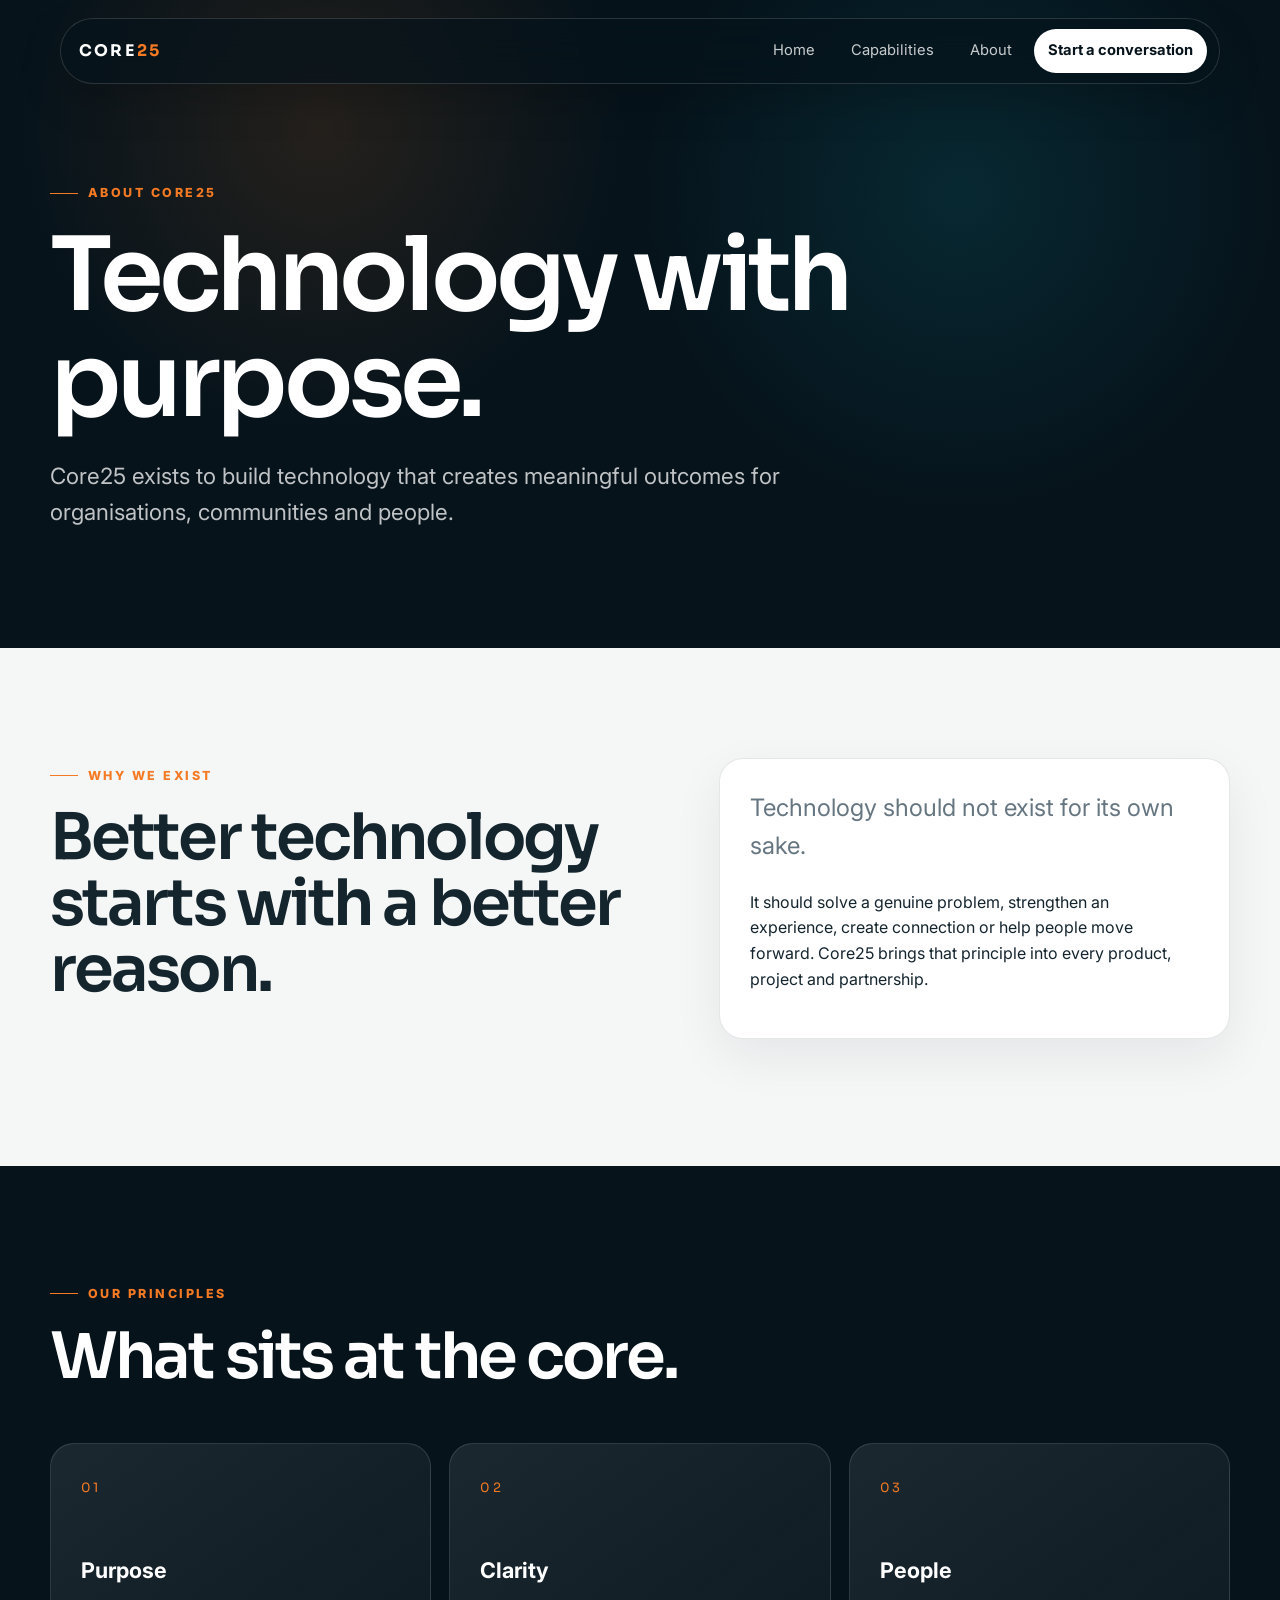
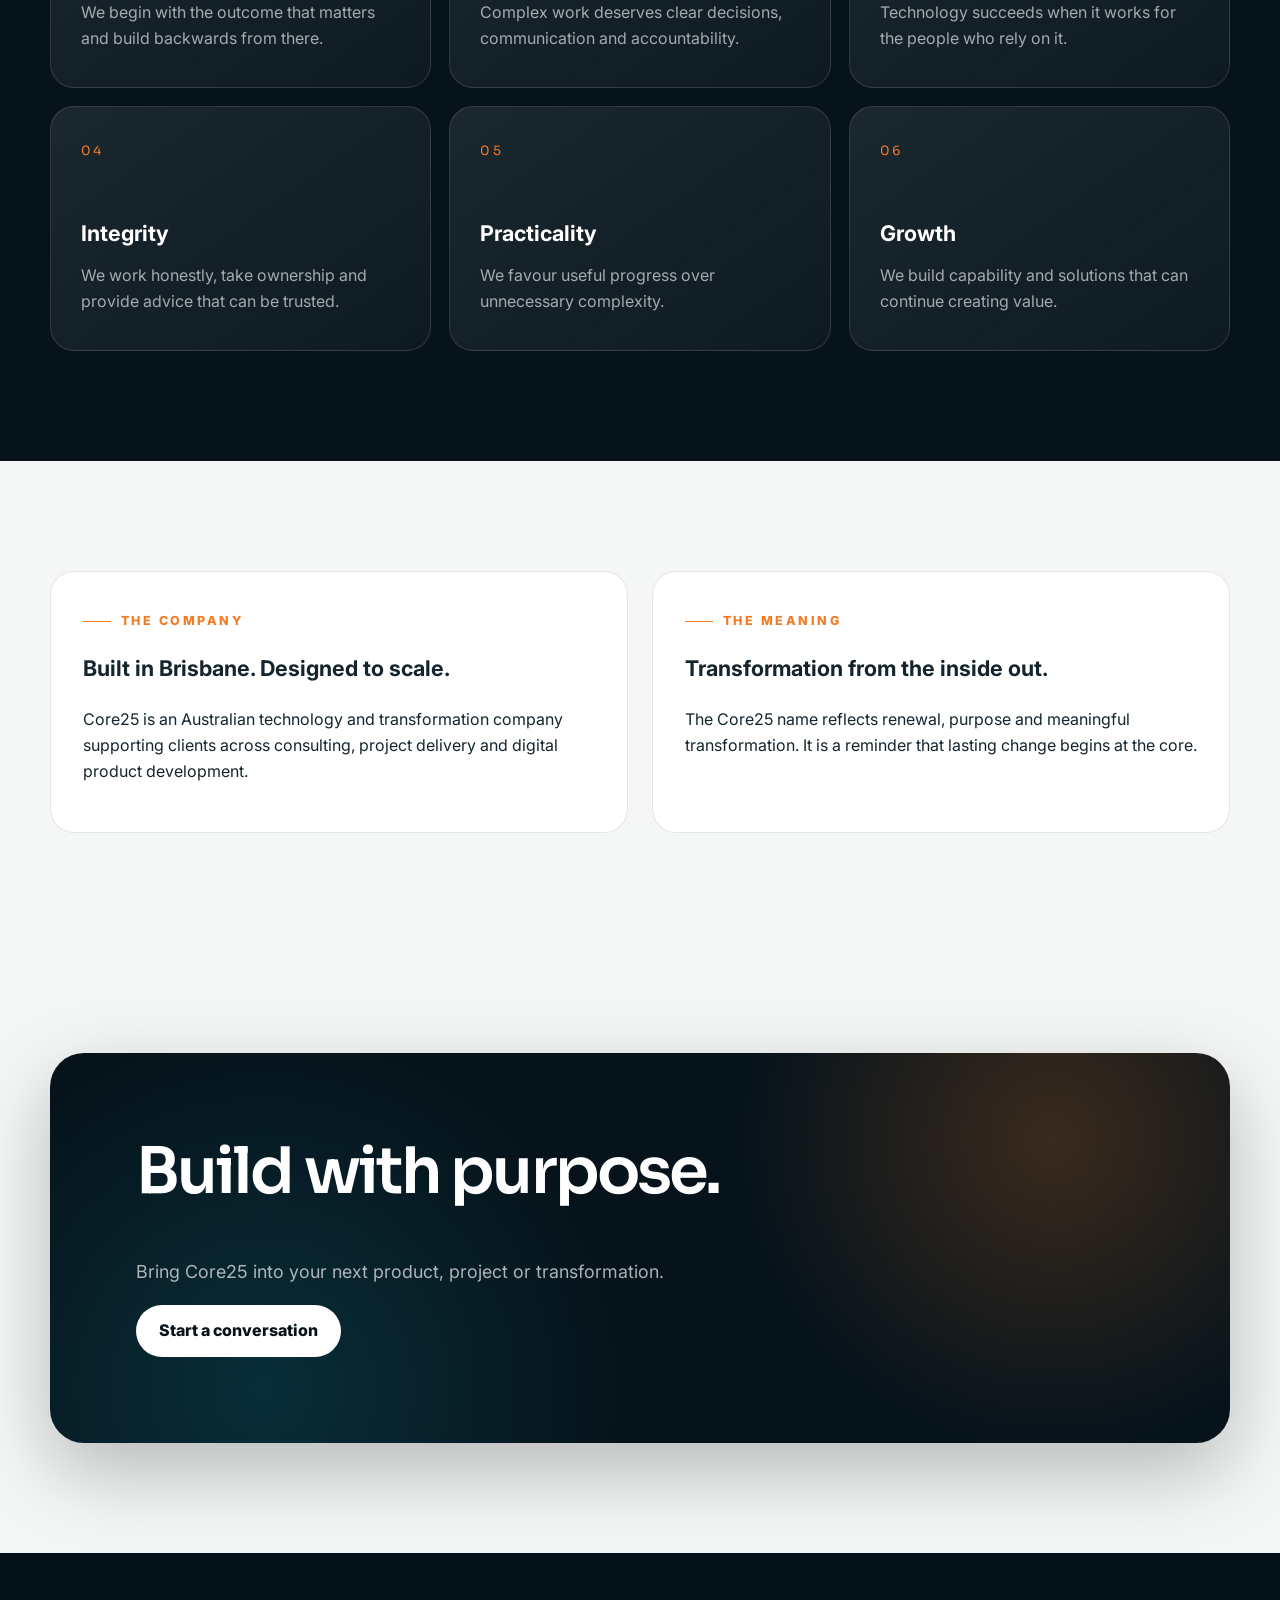
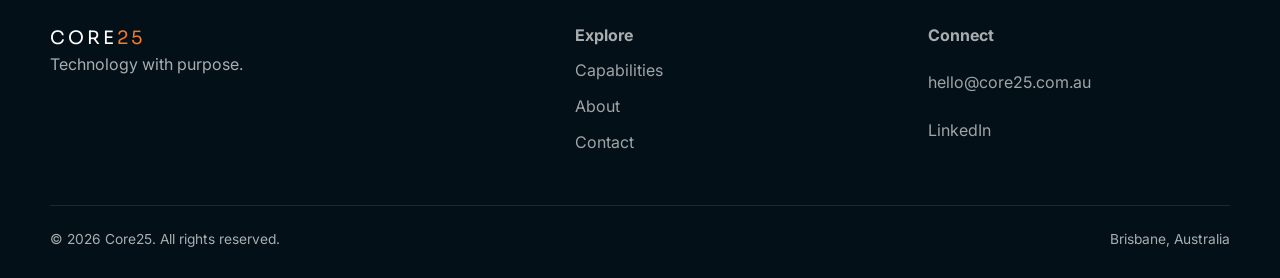
<file: about.html>
<!DOCTYPE html><html lang="en-AU"><head><meta charset="UTF-8"><meta name="viewport" content="width=device-width,initial-scale=1"><meta name="theme-color" content="#06131b"><link rel="preconnect" href="https://fonts.googleapis.com"><link rel="preconnect" href="https://fonts.gstatic.com" crossorigin><link href="https://fonts.googleapis.com/css2?family=Inter:wght@400;500;600;700&family=Sora:wght@500;600;700&display=swap" rel="stylesheet"><link rel="stylesheet" href="css/styles.css"><title>About | Core25</title><meta name="description" content="Core25 is a Brisbane technology and transformation company building practical digital solutions around people."></head><body><header class="site-header"><div class="nav-shell"><a class="brand" href="index.html">CORE<span>25</span></a><button class="menu" aria-label="Toggle navigation" aria-expanded="false">☰</button><nav class="nav-links"><a href="index.html">Home</a><a href="services.html">Capabilities</a><a href="about.html">About</a><a class="cta" href="contact.html">Start a conversation</a></nav></div></header><main>
<section class="page-hero"><div class="container reveal"><span class="kicker">About Core25</span><h1 class="display">Technology with purpose.</h1><p class="lead">Core25 exists to build technology that creates meaningful outcomes for organisations, communities and people.</p></div></section>
<section class="section light"><div class="container split"><div class="reveal"><span class="kicker">Why we exist</span><h2 class="display">Better technology starts with a better reason.</h2></div><div class="panel reveal"><p class="copy-lg">Technology should not exist for its own sake.</p><p>It should solve a genuine problem, strengthen an experience, create connection or help people move forward. Core25 brings that principle into every product, project and partnership.</p></div></div></section>
<section class="section dark"><div class="container"><span class="kicker">Our principles</span><h2 class="display">What sits at the core.</h2><div class="card-grid">
<article class="card reveal"><span class="num">01</span><h3>Purpose</h3><p>We begin with the outcome that matters and build backwards from there.</p></article>
<article class="card reveal"><span class="num">02</span><h3>Clarity</h3><p>Complex work deserves clear decisions, communication and accountability.</p></article>
<article class="card reveal"><span class="num">03</span><h3>People</h3><p>Technology succeeds when it works for the people who rely on it.</p></article>
<article class="card reveal"><span class="num">04</span><h3>Integrity</h3><p>We work honestly, take ownership and provide advice that can be trusted.</p></article>
<article class="card reveal"><span class="num">05</span><h3>Practicality</h3><p>We favour useful progress over unnecessary complexity.</p></article>
<article class="card reveal"><span class="num">06</span><h3>Growth</h3><p>We build capability and solutions that can continue creating value.</p></article>
</div></div></section>
<section class="section light"><div class="container about-grid"><article class="about-card reveal"><span class="kicker">The company</span><h3>Built in Brisbane. Designed to scale.</h3><p>Core25 is an Australian technology and transformation company supporting clients across consulting, project delivery and digital product development.</p></article><article class="about-card reveal"><span class="kicker">The meaning</span><h3>Transformation from the inside out.</h3><p>The Core25 name reflects renewal, purpose and meaningful transformation. It is a reminder that lasting change begins at the core.</p></article></div></section>
<section class="section light"><div class="container"><div class="cta-panel reveal"><h2 class="display">Build with purpose.</h2><p>Bring Core25 into your next product, project or transformation.</p><a class="btn btn-primary" href="contact.html">Start a conversation</a></div></div></section>
</main><footer class="footer"><div class="container"><div class="footer-grid"><div><div class="footer-brand">CORE<span>25</span></div><p>Technology with purpose.</p></div><div class="footer-links"><strong>Explore</strong><a href="services.html">Capabilities</a><a href="about.html">About</a><a href="contact.html">Contact</a></div><div class="footer-links"><strong>Connect</strong><a href="mailto:hello@core25.com.au">hello@core25.com.au</a><a href="https://www.linkedin.com/in/daniel-savage-31b0a3187/" target="_blank" rel="noopener noreferrer">LinkedIn</a></div></div><div class="footer-bottom"><span>© <span data-year></span> Core25. All rights reserved.</span><span>Brisbane, Australia</span></div></div></footer><script src="js/app.js"></script></body></html>
</file>
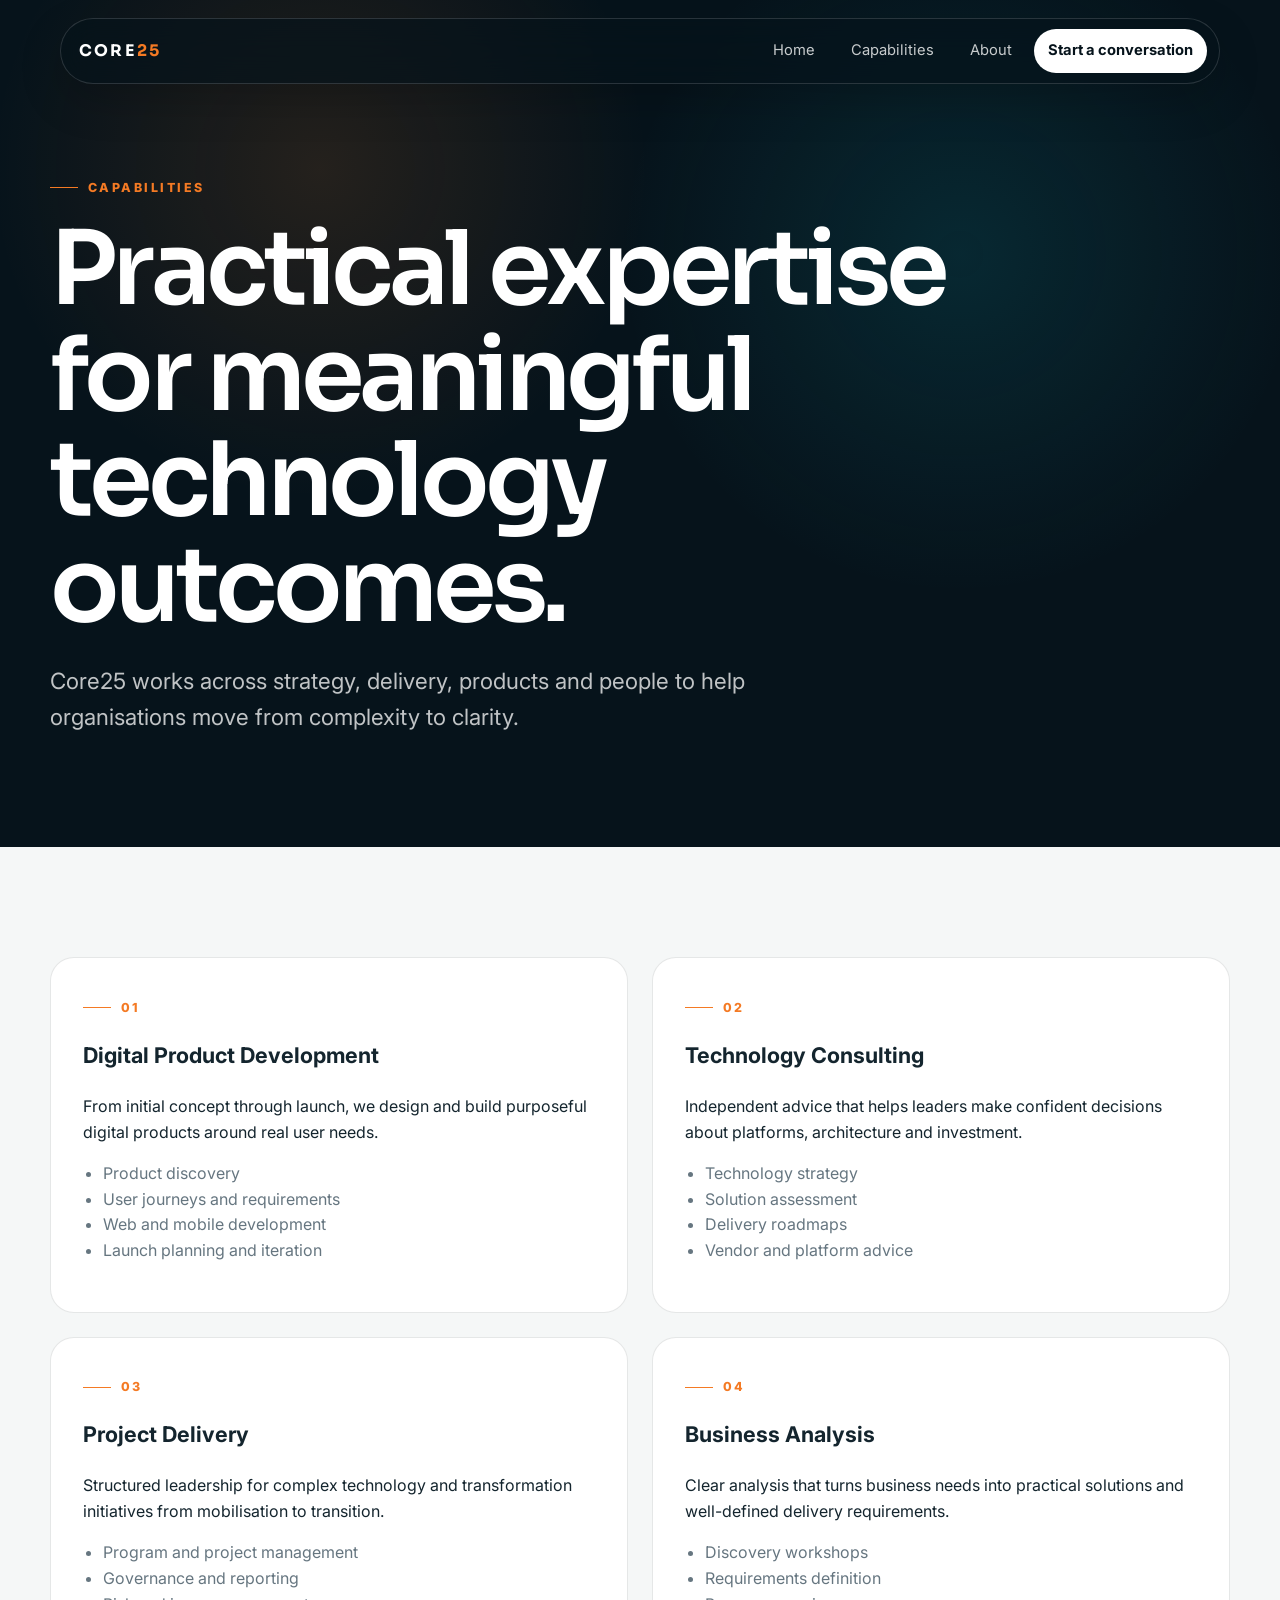
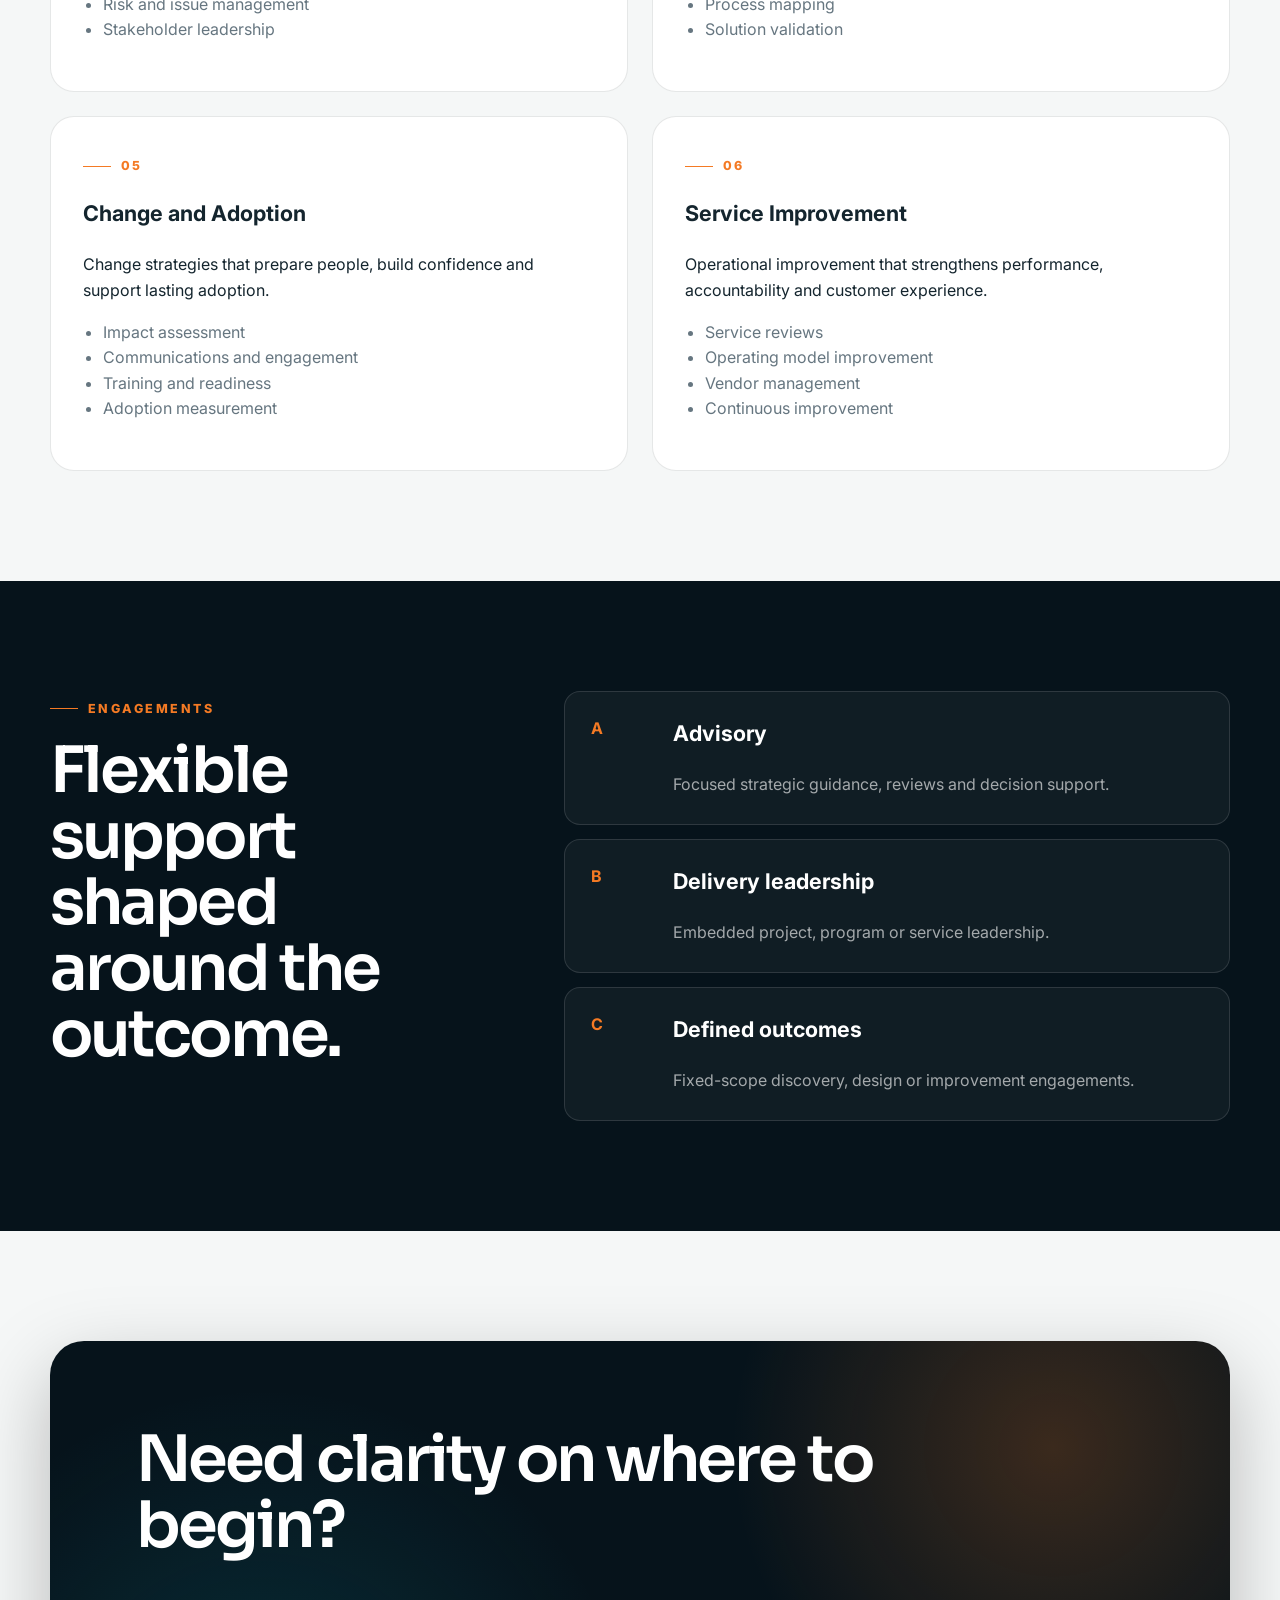
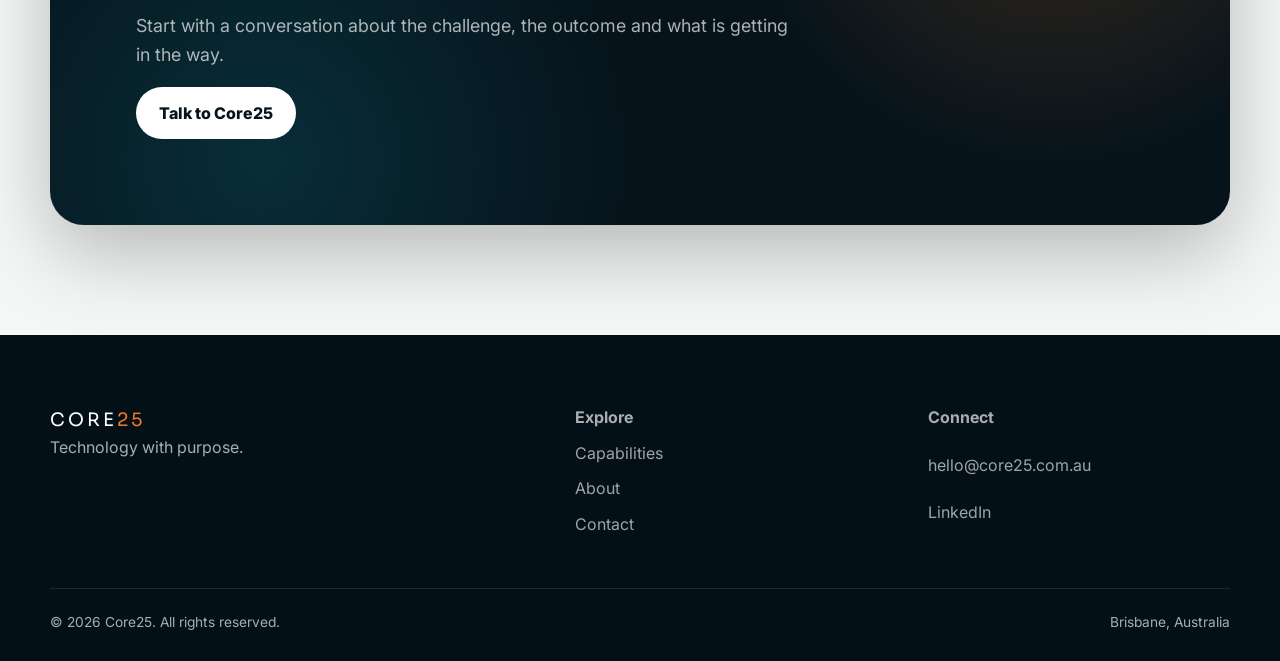
<file: services.html>
<!DOCTYPE html><html lang="en-AU"><head><meta charset="UTF-8"><meta name="viewport" content="width=device-width,initial-scale=1"><meta name="theme-color" content="#06131b"><link rel="preconnect" href="https://fonts.googleapis.com"><link rel="preconnect" href="https://fonts.gstatic.com" crossorigin><link href="https://fonts.googleapis.com/css2?family=Inter:wght@400;500;600;700&family=Sora:wght@500;600;700&display=swap" rel="stylesheet"><link rel="stylesheet" href="css/styles.css"><title>Capabilities | Core25</title><meta name="description" content="Explore Core25 capabilities across digital products, consulting, project delivery, business analysis, change and service improvement."></head><body><header class="site-header"><div class="nav-shell"><a class="brand" href="index.html">CORE<span>25</span></a><button class="menu" aria-label="Toggle navigation" aria-expanded="false">☰</button><nav class="nav-links"><a href="index.html">Home</a><a href="services.html">Capabilities</a><a href="about.html">About</a><a class="cta" href="contact.html">Start a conversation</a></nav></div></header><main>
<section class="page-hero"><div class="container reveal"><span class="kicker">Capabilities</span><h1 class="display">Practical expertise for meaningful technology outcomes.</h1><p class="lead">Core25 works across strategy, delivery, products and people to help organisations move from complexity to clarity.</p></div></section>
<section class="section light"><div class="container detail-grid">
<article class="detail reveal"><span class="kicker">01</span><h3>Digital Product Development</h3><p>From initial concept through launch, we design and build purposeful digital products around real user needs.</p><ul><li>Product discovery</li><li>User journeys and requirements</li><li>Web and mobile development</li><li>Launch planning and iteration</li></ul></article>
<article class="detail reveal"><span class="kicker">02</span><h3>Technology Consulting</h3><p>Independent advice that helps leaders make confident decisions about platforms, architecture and investment.</p><ul><li>Technology strategy</li><li>Solution assessment</li><li>Delivery roadmaps</li><li>Vendor and platform advice</li></ul></article>
<article class="detail reveal"><span class="kicker">03</span><h3>Project Delivery</h3><p>Structured leadership for complex technology and transformation initiatives from mobilisation to transition.</p><ul><li>Program and project management</li><li>Governance and reporting</li><li>Risk and issue management</li><li>Stakeholder leadership</li></ul></article>
<article class="detail reveal"><span class="kicker">04</span><h3>Business Analysis</h3><p>Clear analysis that turns business needs into practical solutions and well-defined delivery requirements.</p><ul><li>Discovery workshops</li><li>Requirements definition</li><li>Process mapping</li><li>Solution validation</li></ul></article>
<article class="detail reveal"><span class="kicker">05</span><h3>Change and Adoption</h3><p>Change strategies that prepare people, build confidence and support lasting adoption.</p><ul><li>Impact assessment</li><li>Communications and engagement</li><li>Training and readiness</li><li>Adoption measurement</li></ul></article>
<article class="detail reveal"><span class="kicker">06</span><h3>Service Improvement</h3><p>Operational improvement that strengthens performance, accountability and customer experience.</p><ul><li>Service reviews</li><li>Operating model improvement</li><li>Vendor management</li><li>Continuous improvement</li></ul></article>
</div></section>
<section class="section dark"><div class="container process"><div class="reveal"><span class="kicker">Engagements</span><h2 class="display">Flexible support shaped around the outcome.</h2></div><div class="steps"><article class="step reveal"><b>A</b><div><h3>Advisory</h3><p>Focused strategic guidance, reviews and decision support.</p></div></article><article class="step reveal"><b>B</b><div><h3>Delivery leadership</h3><p>Embedded project, program or service leadership.</p></div></article><article class="step reveal"><b>C</b><div><h3>Defined outcomes</h3><p>Fixed-scope discovery, design or improvement engagements.</p></div></article></div></div></section>
<section class="section light"><div class="container"><div class="cta-panel reveal"><h2 class="display">Need clarity on where to begin?</h2><p>Start with a conversation about the challenge, the outcome and what is getting in the way.</p><a class="btn btn-primary" href="contact.html">Talk to Core25</a></div></div></section>
</main><footer class="footer"><div class="container"><div class="footer-grid"><div><div class="footer-brand">CORE<span>25</span></div><p>Technology with purpose.</p></div><div class="footer-links"><strong>Explore</strong><a href="services.html">Capabilities</a><a href="about.html">About</a><a href="contact.html">Contact</a></div><div class="footer-links"><strong>Connect</strong><a href="mailto:hello@core25.com.au">hello@core25.com.au</a><a href="https://www.linkedin.com/in/daniel-savage-31b0a3187/" target="_blank" rel="noopener noreferrer">LinkedIn</a></div></div><div class="footer-bottom"><span>© <span data-year></span> Core25. All rights reserved.</span><span>Brisbane, Australia</span></div></div></footer><script src="js/app.js"></script></body></html>
</file>
<file: css/styles.css>
:root{--ink:#06131b;--navy:#0b1f2a;--navy2:#113142;--teal:#11a9bb;--orange:#f47a24;--white:#fff;--paper:#f5f7f7;--text:#14252e;--muted:#667680;--line:rgba(255,255,255,.14);--darkline:rgba(6,19,27,.1);--shadow:0 28px 80px rgba(0,0,0,.26);--radius:24px;--container:1180px}
*{box-sizing:border-box}html{scroll-behavior:smooth}body{margin:0;font-family:Inter,system-ui,sans-serif;color:var(--text);background:var(--paper);line-height:1.6;overflow-x:hidden}img{max-width:100%;display:block}a{color:inherit}button,input,textarea,select{font:inherit}
.container{width:min(calc(100% - 40px),var(--container));margin:auto}.section{padding:110px 0;position:relative}.dark{background:var(--ink);color:var(--white)}.navy{background:var(--navy);color:var(--white)}.light{background:var(--paper)}
.kicker{display:inline-flex;align-items:center;gap:10px;color:var(--orange);font-size:.78rem;font-weight:800;letter-spacing:.2em;text-transform:uppercase;margin-bottom:20px}.kicker:before{content:"";width:28px;height:1px;background:currentColor}
.display{font-family:Sora,sans-serif;font-weight:600;letter-spacing:-.045em;line-height:1.03}h1,h2,h3,p{margin-top:0}h1{font-size:clamp(3.4rem,8vw,7rem)}h2{font-size:clamp(2.35rem,5vw,4.7rem)}h3{font-size:1.35rem}.lead{font-size:clamp(1.08rem,2vw,1.4rem);max-width:760px;color:rgba(255,255,255,.75)}
.site-header{position:fixed;top:18px;left:0;right:0;z-index:100}.nav-shell{width:min(calc(100% - 28px),1160px);margin:auto;padding:10px 12px 10px 18px;border:1px solid rgba(255,255,255,.14);background:rgba(6,19,27,.66);backdrop-filter:blur(18px);border-radius:999px;display:flex;align-items:center;justify-content:space-between;box-shadow:0 16px 44px rgba(0,0,0,.18)}.brand{font-family:Sora,sans-serif;font-weight:700;letter-spacing:.14em;text-decoration:none;color:#fff}.brand span{color:var(--orange)}.nav-links{display:flex;align-items:center;gap:8px}.nav-links a{color:rgba(255,255,255,.78);text-decoration:none;padding:10px 14px;border-radius:999px;font-size:.92rem}.nav-links a:hover,.nav-links a.active{color:#fff;background:rgba(255,255,255,.08)}.nav-links .cta{background:#fff;color:var(--ink);font-weight:700}.menu{display:none;background:transparent;border:0;color:#fff;font-size:1.3rem}
.hero{min-height:100svh;display:grid;place-items:center;padding:150px 0 84px;color:#fff;overflow:hidden;background:radial-gradient(circle at 73% 30%,rgba(17,169,187,.17),transparent 30%),radial-gradient(circle at 25% 30%,rgba(244,122,36,.16),transparent 32%),linear-gradient(180deg,#07141d,#06131b)}.hero-grid{display:grid;grid-template-columns:1.08fr .92fr;align-items:center;gap:60px}.hero h1{margin-bottom:26px}.hero h1 span{color:var(--orange)}.actions{display:flex;flex-wrap:wrap;gap:14px;margin-top:34px}.btn{display:inline-flex;align-items:center;justify-content:center;min-height:52px;padding:0 22px;border-radius:999px;text-decoration:none;font-weight:800;border:1px solid transparent;transition:.2s ease}.btn:hover{transform:translateY(-2px)}.btn-primary{background:#fff;color:var(--ink)}.btn-secondary{border-color:rgba(255,255,255,.2);color:#fff;background:rgba(255,255,255,.04)}.btn-dark{background:var(--ink);color:#fff}.btn-orange{background:var(--orange);color:#fff}.hero-art{position:relative;display:grid;place-items:center}.hero-logo{width:min(100%,520px);filter:drop-shadow(0 30px 70px rgba(0,0,0,.35));animation:float 7s ease-in-out infinite}@keyframes float{50%{transform:translateY(-14px)}}.orbit{position:absolute;inset:10%;border:1px solid rgba(255,255,255,.08);border-radius:50%;animation:spin 26s linear infinite}.orbit:before,.orbit:after{content:"";position:absolute;width:9px;height:9px;border-radius:50%}.orbit:before{background:var(--orange);top:14%;left:10%;box-shadow:0 0 24px var(--orange)}.orbit:after{background:var(--teal);right:8%;bottom:17%;box-shadow:0 0 24px var(--teal)}@keyframes spin{to{transform:rotate(360deg)}}
.trust{background:var(--ink);color:rgba(255,255,255,.58);border-top:1px solid var(--line)}.trust-row{min-height:86px;display:flex;align-items:center;justify-content:space-between;gap:24px;flex-wrap:wrap}.trust-row span{font-size:.84rem;text-transform:uppercase;letter-spacing:.12em}
.split{display:grid;grid-template-columns:1.08fr .92fr;gap:70px;align-items:start}.panel{background:#fff;border:1px solid var(--darkline);border-radius:var(--radius);padding:30px;box-shadow:0 18px 50px rgba(6,19,27,.07)}.copy-lg{font-size:clamp(1.15rem,2vw,1.5rem);color:var(--muted)}
.card-grid{display:grid;grid-template-columns:repeat(3,1fr);gap:18px;margin-top:52px}.card{padding:30px;min-height:245px;border-radius:var(--radius);border:1px solid rgba(255,255,255,.12);background:linear-gradient(145deg,rgba(255,255,255,.09),rgba(255,255,255,.03));transition:.25s ease}.card:hover{transform:translateY(-6px);border-color:rgba(244,122,36,.55)}.num{color:var(--orange);font-family:Sora,sans-serif;font-size:.8rem;letter-spacing:.18em}.card h3{margin:54px 0 12px}.card p{color:rgba(255,255,255,.62);margin:0}
.values{display:grid;grid-template-columns:repeat(4,1fr);gap:18px;margin-top:50px}.value{padding:28px 24px;border-top:1px solid var(--darkline)}.value-icon{width:44px;height:44px;border-radius:14px;display:grid;place-items:center;background:linear-gradient(135deg,rgba(244,122,36,.16),rgba(17,169,187,.14));color:var(--orange);font-weight:800;margin-bottom:28px}.value p{color:var(--muted)}
.process{display:grid;grid-template-columns:.8fr 1.2fr;gap:70px}.steps{display:grid;gap:14px}.step{padding:24px 26px;border:1px solid rgba(255,255,255,.12);border-radius:16px;background:rgba(255,255,255,.045);display:grid;grid-template-columns:64px 1fr;gap:18px}.step b{color:var(--orange)}.step p{margin:0;color:rgba(255,255,255,.62)}
.products{background:radial-gradient(circle at 70% 40%,rgba(17,169,187,.16),transparent 35%),linear-gradient(135deg,#0a1b25,#0f2b39);color:#fff}.product-grid{display:grid;grid-template-columns:1fr 1fr;gap:70px;align-items:center}.product-stack{display:grid;gap:14px}.product{position:relative;isolation:isolate;overflow:hidden;padding:18px 20px 18px 18px;border-radius:18px;background:rgba(255,255,255,.065);border:1px solid rgba(255,255,255,.12);display:grid;grid-template-columns:82px 1fr auto;align-items:center;gap:20px;transition:.25s ease}.product:hover{border-color:rgba(255,255,255,.24);transform:translateY(-2px)}.product:after{content:"";position:absolute;inset:auto -70px -100px auto;width:190px;height:190px;border-radius:50%;background:var(--product-glow,rgba(17,169,187,.12));filter:blur(35px);z-index:-1;pointer-events:none}.product-brand{width:82px;height:82px;border-radius:15px;display:grid;place-items:center;overflow:hidden;border:1px solid rgba(255,255,255,.12);box-shadow:inset 0 1px 0 rgba(255,255,255,.12),0 12px 30px rgba(0,0,0,.18)}.pray-product{--product-glow:rgba(84,156,255,.25)}.pray-logo{background:linear-gradient(145deg,#f9fcff,#dbeaff);color:#316fc5;font:800 1.02rem/.82 Inter,sans-serif;letter-spacing:-.07em;text-align:center;text-transform:lowercase}.paladins-product{--product-glow:rgba(244,122,36,.2)}.paladins-logo{background:radial-gradient(circle at 50% 35%,#314654,#07131b 70%)}.paladins-logo img{width:108%;height:108%;object-fit:cover;object-position:center 20%;filter:drop-shadow(0 6px 10px rgba(0,0,0,.45));transform:translateY(.5%)}.future-product{grid-template-columns:1fr;padding:24px}.product-copy{min-width:0}.product strong{display:block;margin-bottom:6px}.product-copy span{display:block;color:rgba(255,255,255,.6)}.product-link{display:inline-flex;align-items:center;gap:8px;flex:0 0 auto;padding:10px 14px;border:1px solid rgba(255,255,255,.2);border-radius:999px;color:#fff;text-decoration:none;font-size:.84rem;font-weight:700;transition:.2s ease}.product-link span{color:var(--orange)}.product-link:hover{background:#fff;color:var(--ink);transform:translateY(-2px)}.product-link:focus-visible{outline:3px solid var(--orange);outline-offset:3px}
.cta-panel{position:relative;overflow:hidden;border-radius:34px;padding:clamp(44px,7vw,86px);color:#fff;background:radial-gradient(circle at 85% 22%,rgba(244,122,36,.22),transparent 30%),radial-gradient(circle at 18% 86%,rgba(17,169,187,.18),transparent 35%),var(--ink);box-shadow:var(--shadow)}.cta-panel h2{max-width:780px}.cta-panel p{max-width:660px;color:rgba(255,255,255,.67);font-size:1.12rem}
.page-hero{min-height:72vh;display:grid;align-items:end;padding:170px 0 90px;color:#fff;background:radial-gradient(circle at 75% 30%,rgba(17,169,187,.14),transparent 30%),radial-gradient(circle at 25% 20%,rgba(244,122,36,.13),transparent 28%),var(--ink)}.page-hero h1{max-width:960px;margin-bottom:24px}
.detail-grid,.about-grid,.contact-grid{display:grid;grid-template-columns:repeat(2,1fr);gap:24px}.detail,.about-card,.contact-card{background:#fff;border:1px solid var(--darkline);border-radius:var(--radius);padding:32px}.detail ul,.about-card ul{padding-left:20px;color:var(--muted)}
.form{display:grid;gap:16px}.field{display:grid;gap:8px}.field label{font-weight:700;font-size:.9rem}.field input,.field textarea,.field select{width:100%;border:1px solid rgba(6,19,27,.14);background:#fbfcfc;border-radius:14px;min-height:52px;padding:13px 15px}.field textarea{min-height:150px;resize:vertical}.message{min-height:24px;color:var(--muted)}
.footer{background:#041018;color:rgba(255,255,255,.66);padding:70px 0 28px}.footer-grid{display:grid;grid-template-columns:1.1fr .7fr .7fr;gap:50px}.footer-brand{font-family:Sora,sans-serif;font-size:1.15rem;color:#fff;letter-spacing:.16em}.footer-brand span{color:var(--orange)}.footer-links{display:grid;gap:10px}.footer-links a{text-decoration:none;color:rgba(255,255,255,.62)}.footer-bottom{margin-top:50px;padding-top:22px;border-top:1px solid rgba(255,255,255,.1);display:flex;justify-content:space-between;gap:20px;flex-wrap:wrap;font-size:.86rem}
.reveal{opacity:0;transform:translateY(22px);transition:opacity .7s ease,transform .7s ease}.reveal.visible{opacity:1;transform:none}
@media(max-width:980px){.hero-grid,.split,.process,.product-grid,.detail-grid,.about-grid,.contact-grid{grid-template-columns:1fr}.hero-copy{text-align:center}.hero .lead{margin:auto}.actions{justify-content:center}.hero-art{order:-1}.hero-logo{width:min(72vw,420px)}.card-grid{grid-template-columns:repeat(2,1fr)}.values{grid-template-columns:repeat(2,1fr)}.footer-grid{grid-template-columns:1fr 1fr}}
@media(max-width:760px){.section{padding:82px 0}.site-header{top:10px}.menu{display:block}.nav-links{display:none;position:absolute;left:14px;right:14px;top:70px;padding:12px;background:rgba(6,19,27,.97);border:1px solid rgba(255,255,255,.12);border-radius:22px;flex-direction:column}.nav-links.open{display:flex}.nav-links a{text-align:center}.card-grid,.values,.footer-grid{grid-template-columns:1fr}.trust-row{justify-content:center;padding:22px 0}.trust-row span:first-child{width:100%;text-align:center}.hero{padding-top:125px}.page-hero{min-height:64vh;padding-top:140px}.product{grid-template-columns:70px 1fr;align-items:center}.product-brand{width:70px;height:70px}.product-link{grid-column:2;justify-self:start}.future-product{grid-template-columns:1fr}}
.equipt-logo{background:#4c9aff;color:#fff;font-family:Sora,sans-serif;font-size:3.6rem;font-weight:700;line-height:1}
.equipt-product{--product-glow:rgba(76,154,255,.2)}
</file>
